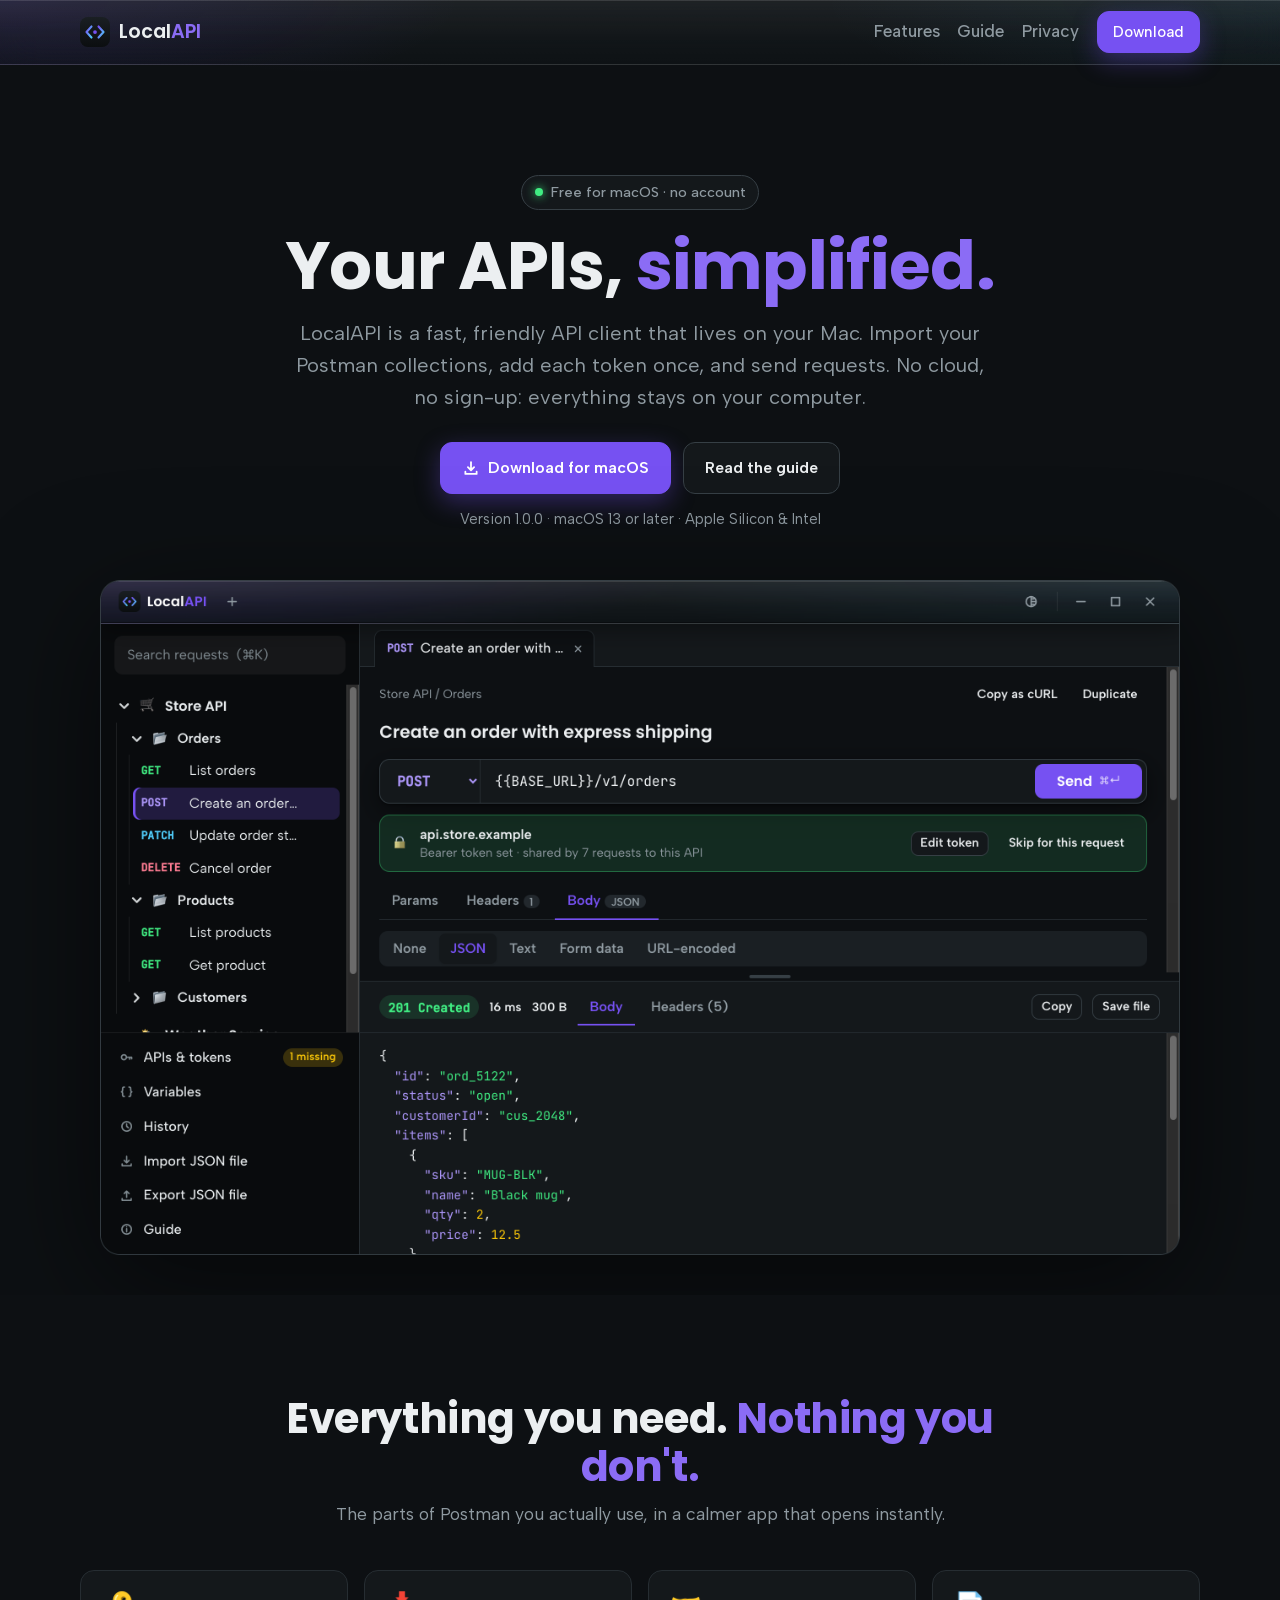
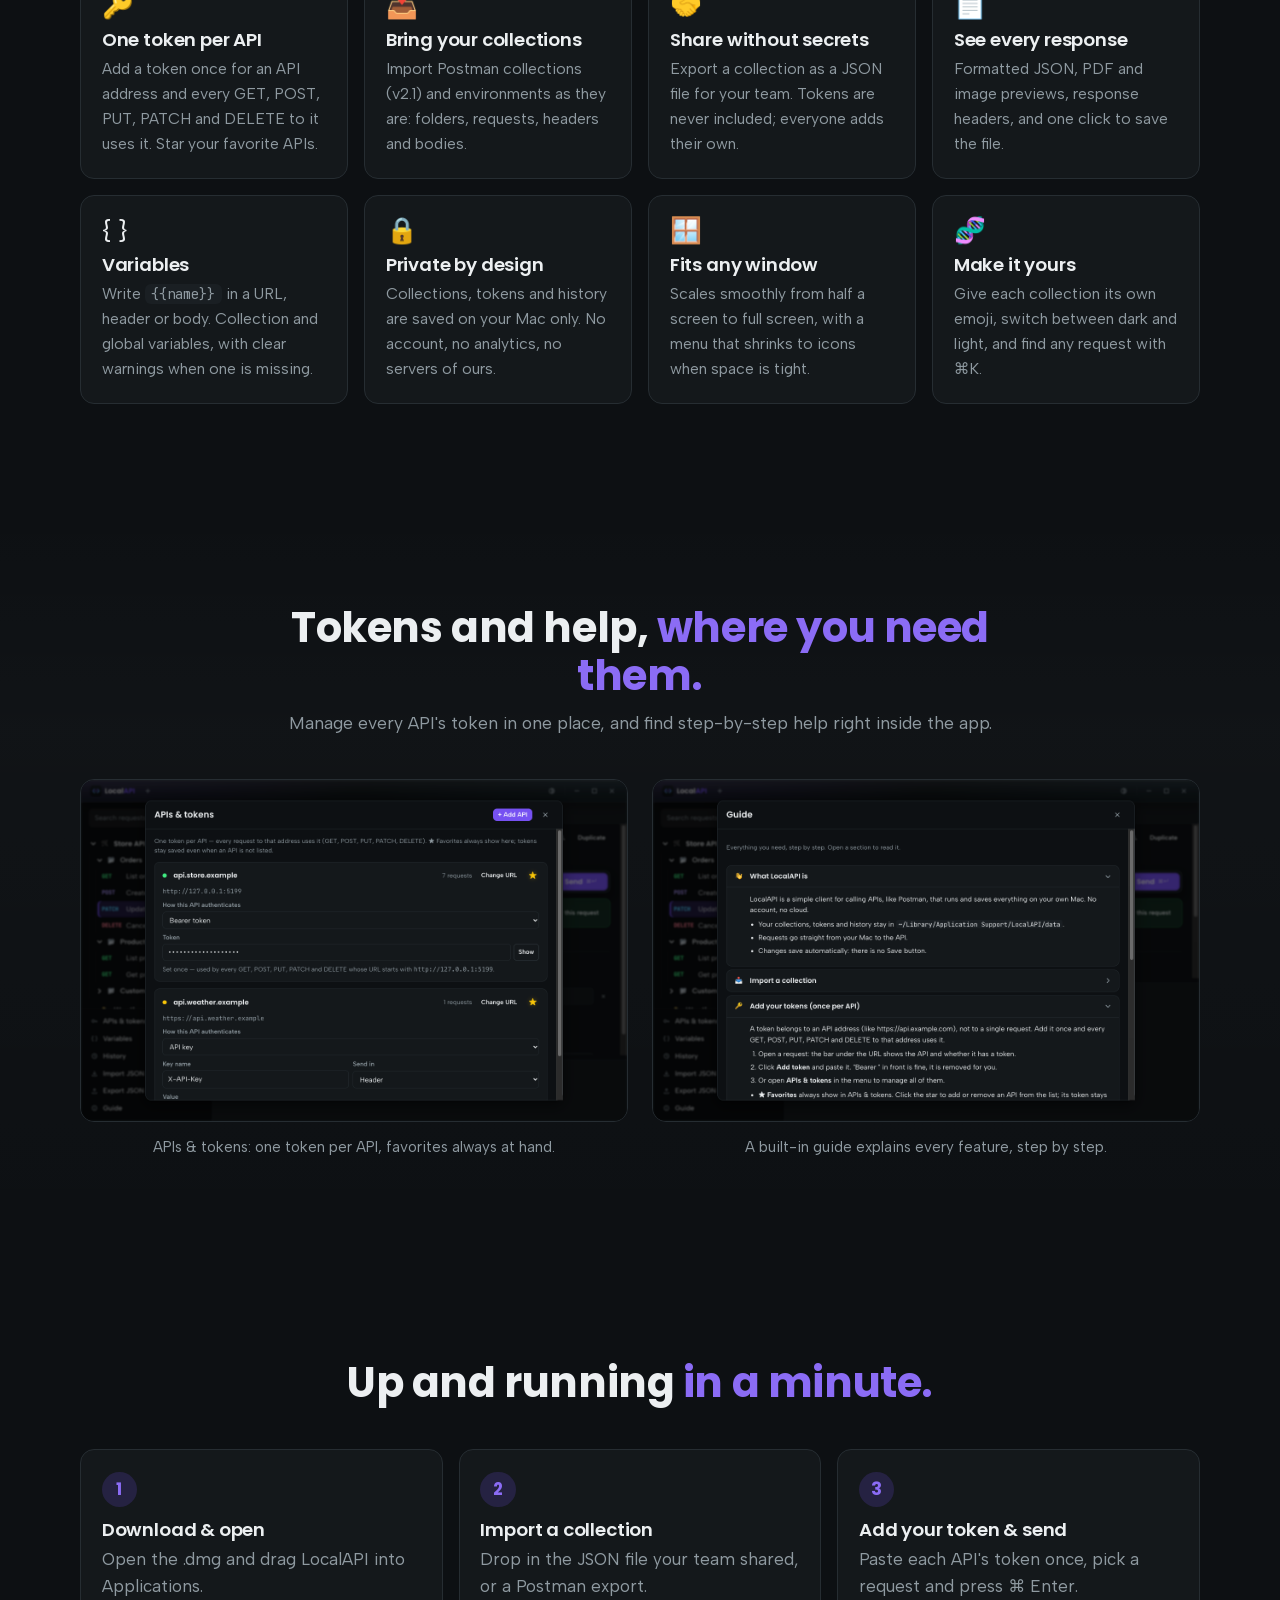
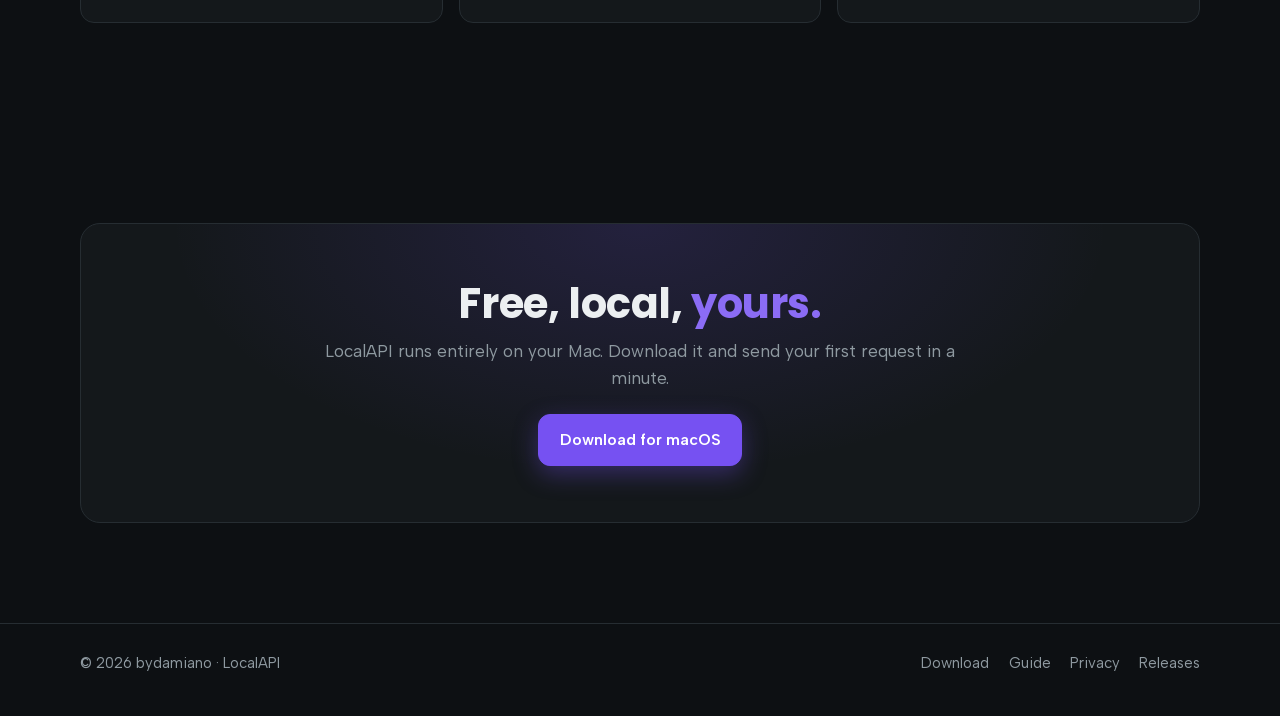
<file: index.html>
<!doctype html>
<html lang="en">
<head>
  <meta charset="utf-8">
  <meta name="viewport" content="width=device-width, initial-scale=1">
  <title>LocalAPI: a simple API client that lives on your Mac</title>
  <meta name="description" content="LocalAPI is a fast, friendly API client for macOS. Import Postman collections, add each token once, share collections without secrets. Free, no account, everything stays on your Mac.">
  <link rel="canonical" href="https://bydamiano.github.io/localapi-site/">
  <meta property="og:type" content="website">
  <meta property="og:title" content="LocalAPI: your APIs, simplified">
  <meta property="og:description" content="A simple API client that lives on your Mac. One token per API, Postman import, no account.">
  <meta property="og:url" content="https://bydamiano.github.io/localapi-site/">
  <meta property="og:image" content="https://bydamiano.github.io/localapi-site/assets/og.png">
  <meta name="twitter:card" content="summary_large_image">
  <meta name="theme-color" content="#0d1013">
  <link rel="icon" href="assets/logo.svg" type="image/svg+xml">
  <link rel="icon" href="assets/favicon-64.png" type="image/png" sizes="64x64">
  <link rel="apple-touch-icon" href="assets/apple-touch-icon.png">
  <link rel="manifest" href="site.webmanifest">
  <link rel="stylesheet" href="assets/fonts/fonts.css">
  <link rel="stylesheet" href="style.css">
</head>
<body>
  <header class="nav">
    <div class="wrap">
      <a class="brand" href="./" aria-label="LocalAPI home"><img src="assets/logo.svg" alt="" width="30" height="30"><span>Local<span class="api">API</span></span></a>
      <nav class="nav-links" aria-label="Main">
        <a class="hide-sm" href="#features">Features</a>
        <a href="guide.html">Guide</a>
        <a class="hide-sm" href="privacy.html">Privacy</a>
        <a class="btn primary small" href="download.html">Download</a>
      </nav>
    </div>
  </header>

  <main>
    <section class="hero">
      <div class="wrap">
        <span class="eyebrow"><span class="dot"></span>Free for macOS · no account</span>
        <h1>Your APIs, <span class="accent">simplified.</span></h1>
        <p class="lead">LocalAPI is a fast, friendly API client that lives on your Mac. Import your Postman collections, add each token once, and send requests. No cloud, no sign-up: everything stays on your computer.</p>
        <div class="cta">
          <a class="btn primary" href="download.html">
            <svg viewBox="0 0 16 16" fill="none" stroke="currentColor" stroke-width="1.6" stroke-linecap="round" stroke-linejoin="round" aria-hidden="true"><path d="M8 2.75v7M5.25 7.25L8 10l2.75-2.75M3 11.25v2h10v-2"/></svg>
            Download for macOS
          </a>
          <a class="btn" href="guide.html">Read the guide</a>
        </div>
        <p class="meta">Version <span data-version>1.0.0</span> · macOS 13 or later · Apple Silicon &amp; Intel</p>
        <img class="shot" src="assets/screenshot-main.png" width="1280" height="800" alt="LocalAPI window: a collection in the menu, a POST request with its token set, and a formatted JSON response.">
      </div>
    </section>

    <section class="sec" id="features" aria-labelledby="features-h">
      <div class="wrap">
        <div class="sec-head">
          <h2 id="features-h">Everything you need. <span class="accent">Nothing you don't.</span></h2>
          <p>The parts of Postman you actually use, in a calmer app that opens instantly.</p>
        </div>
        <div class="grid">
          <article class="card"><span class="emoji" aria-hidden="true">🔑</span><h3>One token per API</h3><p>Add a token once for an API address and every GET, POST, PUT, PATCH and DELETE to it uses it. Star your favorite APIs.</p></article>
          <article class="card"><span class="emoji" aria-hidden="true">📥</span><h3>Bring your collections</h3><p>Import Postman collections (v2.1) and environments as they are: folders, requests, headers and bodies.</p></article>
          <article class="card"><span class="emoji" aria-hidden="true">🤝</span><h3>Share without secrets</h3><p>Export a collection as a JSON file for your team. Tokens are never included; everyone adds their own.</p></article>
          <article class="card"><span class="emoji" aria-hidden="true">📄</span><h3>See every response</h3><p>Formatted JSON, PDF and image previews, response headers, and one click to save the file.</p></article>
          <article class="card"><span class="emoji" aria-hidden="true">{ }</span><h3>Variables</h3><p>Write <code>{{name}}</code> in a URL, header or body. Collection and global variables, with clear warnings when one is missing.</p></article>
          <article class="card"><span class="emoji" aria-hidden="true">🔒</span><h3>Private by design</h3><p>Collections, tokens and history are saved on your Mac only. No account, no analytics, no servers of ours.</p></article>
          <article class="card"><span class="emoji" aria-hidden="true">🪟</span><h3>Fits any window</h3><p>Scales smoothly from half a screen to full screen, with a menu that shrinks to icons when space is tight.</p></article>
          <article class="card"><span class="emoji" aria-hidden="true">🧬</span><h3>Make it yours</h3><p>Give each collection its own emoji, switch between dark and light, and find any request with ⌘K.</p></article>
        </div>
      </div>
    </section>

    <section class="sec alt" aria-labelledby="shots-h">
      <div class="wrap">
        <div class="sec-head">
          <h2 id="shots-h">Tokens and help, <span class="accent">where you need them.</span></h2>
          <p>Manage every API's token in one place, and find step-by-step help right inside the app.</p>
        </div>
        <div class="duo">
          <figure>
            <img src="assets/screenshot-apis.png" width="1280" height="800" loading="lazy" alt="APIs and tokens window listing favorite APIs, each with its token.">
            <figcaption>APIs &amp; tokens: one token per API, favorites always at hand.</figcaption>
          </figure>
          <figure>
            <img src="assets/screenshot-guide.png" width="1280" height="800" loading="lazy" alt="The in-app guide with accordion sections.">
            <figcaption>A built-in guide explains every feature, step by step.</figcaption>
          </figure>
        </div>
      </div>
    </section>

    <section class="sec" aria-labelledby="how-h">
      <div class="wrap">
        <div class="sec-head">
          <h2 id="how-h">Up and running <span class="accent">in a minute.</span></h2>
        </div>
        <div class="steps">
          <div class="step"><h3>Download &amp; open</h3><p>Open the .dmg and drag LocalAPI into Applications.</p></div>
          <div class="step"><h3>Import a collection</h3><p>Drop in the JSON file your team shared, or a Postman export.</p></div>
          <div class="step"><h3>Add your token &amp; send</h3><p>Paste each API's token once, pick a request and press ⌘ Enter.</p></div>
        </div>
      </div>
    </section>

    <section class="sec" aria-labelledby="cta-h">
      <div class="wrap">
        <div class="band">
          <h2 id="cta-h">Free, local, <span class="accent">yours.</span></h2>
          <p>LocalAPI runs entirely on your Mac. Download it and send your first request in a minute.</p>
          <a class="btn primary" href="download.html">Download for macOS</a>
        </div>
      </div>
    </section>
  </main>

  <footer class="footer">
    <div class="wrap">
      <span>© <span data-year>2026</span> bydamiano · LocalAPI</span>
      <nav aria-label="Footer">
        <a href="download.html">Download</a>
        <a href="guide.html">Guide</a>
        <a href="privacy.html">Privacy</a>
        <a href="https://github.com/bydamiano/localapi-site/releases">Releases</a>
      </nav>
    </div>
  </footer>
  <script src="site.js" defer></script>
</body>
</html>
</file>
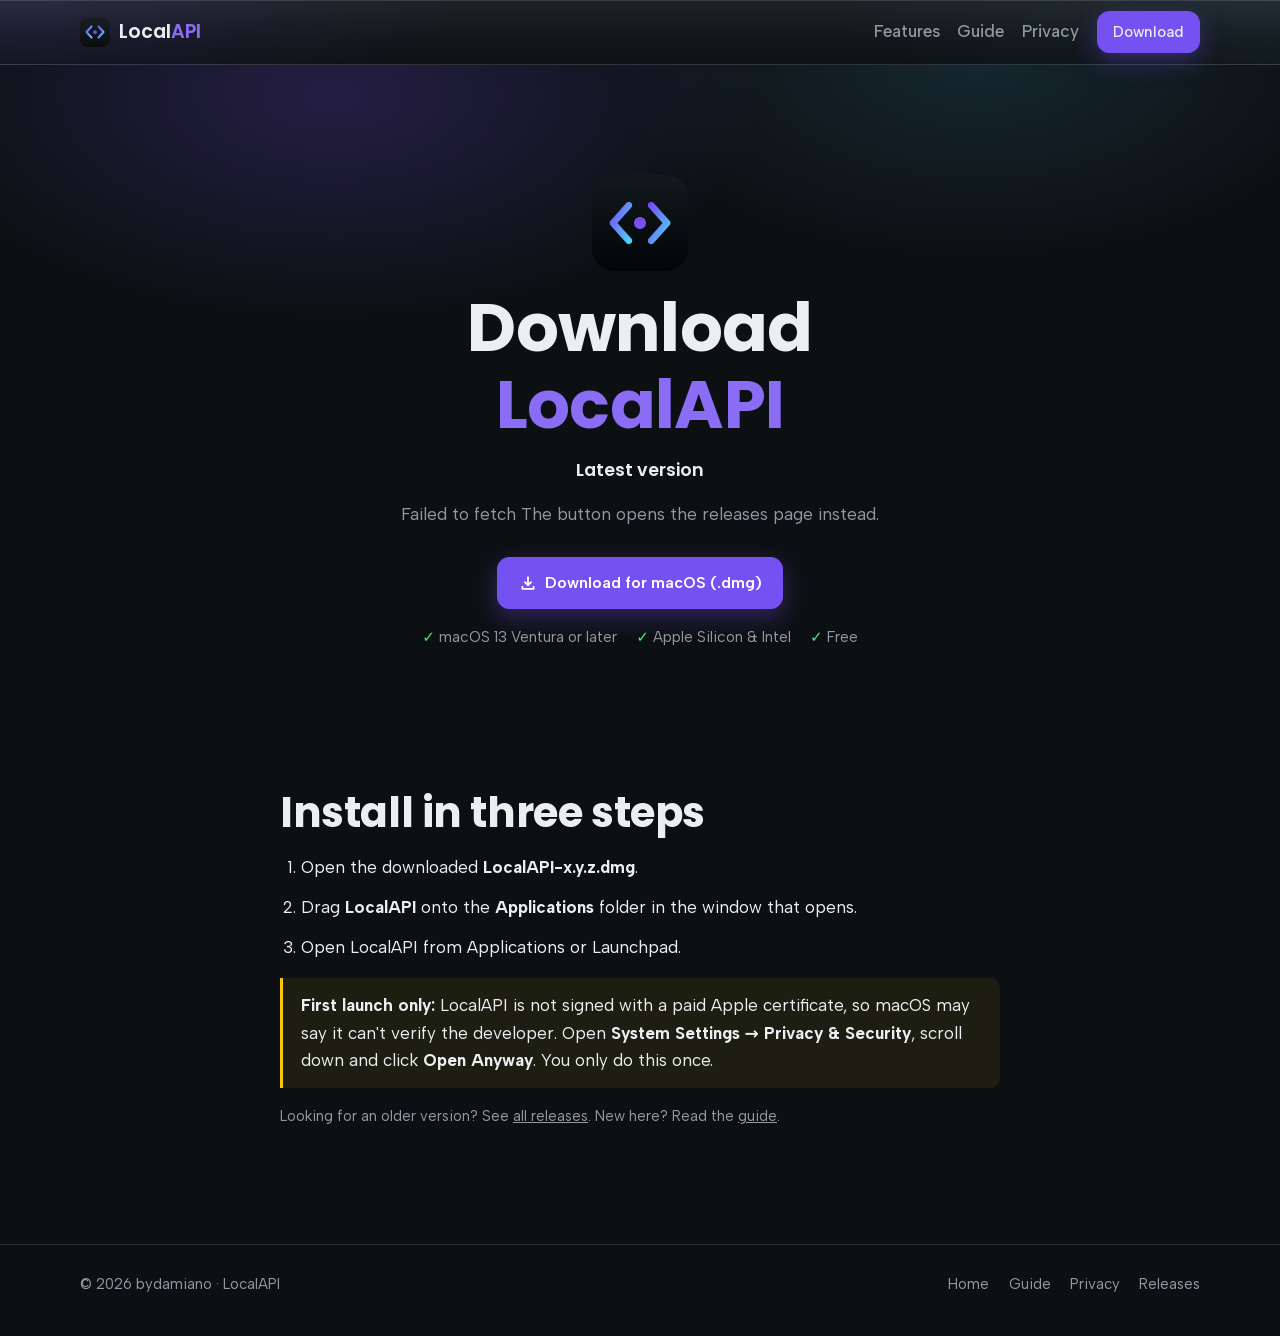
<file: download.html>
<!doctype html>
<html lang="en">
<head>
  <meta charset="utf-8">
  <meta name="viewport" content="width=device-width, initial-scale=1">
  <title>Download LocalAPI for macOS</title>
  <meta name="description" content="Download the latest LocalAPI for macOS (Apple Silicon and Intel). Free, no account.">
  <link rel="canonical" href="https://bydamiano.github.io/localapi-site/download.html">
  <meta property="og:title" content="Download LocalAPI for macOS">
  <meta property="og:image" content="https://bydamiano.github.io/localapi-site/assets/og.png">
  <meta name="theme-color" content="#0d1013">
  <link rel="icon" href="assets/logo.svg" type="image/svg+xml">
  <link rel="apple-touch-icon" href="assets/apple-touch-icon.png">
  <link rel="stylesheet" href="assets/fonts/fonts.css">
  <link rel="stylesheet" href="style.css">
</head>
<body>
  <header class="nav">
    <div class="wrap">
      <a class="brand" href="./" aria-label="LocalAPI home"><img src="assets/logo.svg" alt="" width="30" height="30"><span>Local<span class="api">API</span></span></a>
      <nav class="nav-links" aria-label="Main">
        <a class="hide-sm" href="./#features">Features</a>
        <a href="guide.html">Guide</a>
        <a class="hide-sm" href="privacy.html">Privacy</a>
        <a class="btn primary small" href="download.html" aria-current="page">Download</a>
      </nav>
    </div>
  </header>

  <main>
    <section class="hero">
      <div class="wrap dl-card">
        <img src="assets/icon-192.png" alt="" width="96" height="96" style="margin:0 auto;border-radius:22px">
        <h1>Download <span class="accent">LocalAPI</span></h1>
        <p class="version" data-dl-version>Latest version</p>
        <p class="status" data-dl-status>Looking for the latest version…</p>
        <div class="cta">
          <a class="btn primary" data-download href="https://github.com/bydamiano/localapi-site/releases/latest">
            <svg viewBox="0 0 16 16" fill="none" stroke="currentColor" stroke-width="1.6" stroke-linecap="round" stroke-linejoin="round" aria-hidden="true"><path d="M8 2.75v7M5.25 7.25L8 10l2.75-2.75M3 11.25v2h10v-2"/></svg>
            Download for macOS (.dmg)
          </a>
        </div>
        <div class="req"><span>macOS 13 Ventura or later</span><span>Apple Silicon &amp; Intel</span><span>Free</span></div>
        <noscript><p class="meta">Get the .dmg from the <a href="https://github.com/bydamiano/localapi-site/releases/latest">latest release on GitHub</a>.</p></noscript>
      </div>
    </section>

    <section class="sec" aria-labelledby="install-h">
      <div class="wrap install">
        <h2 id="install-h">Install in three steps</h2>
        <ol>
          <li>Open the downloaded <b>LocalAPI-x.y.z.dmg</b>.</li>
          <li>Drag <b>LocalAPI</b> onto the <b>Applications</b> folder in the window that opens.</li>
          <li>Open LocalAPI from Applications or Launchpad.</li>
        </ol>
        <p class="note"><b>First launch only:</b> LocalAPI is not signed with a paid Apple certificate, so macOS may say it can't verify the developer. Open <b>System Settings → Privacy &amp; Security</b>, scroll down and click <b>Open Anyway</b>. You only do this once.</p>
        <p class="meta">Looking for an older version? See <a href="https://github.com/bydamiano/localapi-site/releases">all releases</a>. New here? Read the <a href="guide.html">guide</a>.</p>
      </div>
    </section>
  </main>

  <footer class="footer">
    <div class="wrap">
      <span>© <span data-year>2026</span> bydamiano · LocalAPI</span>
      <nav aria-label="Footer">
        <a href="./">Home</a>
        <a href="guide.html">Guide</a>
        <a href="privacy.html">Privacy</a>
        <a href="https://github.com/bydamiano/localapi-site/releases">Releases</a>
      </nav>
    </div>
  </footer>
  <script src="site.js" defer></script>
</body>
</html>
</file>
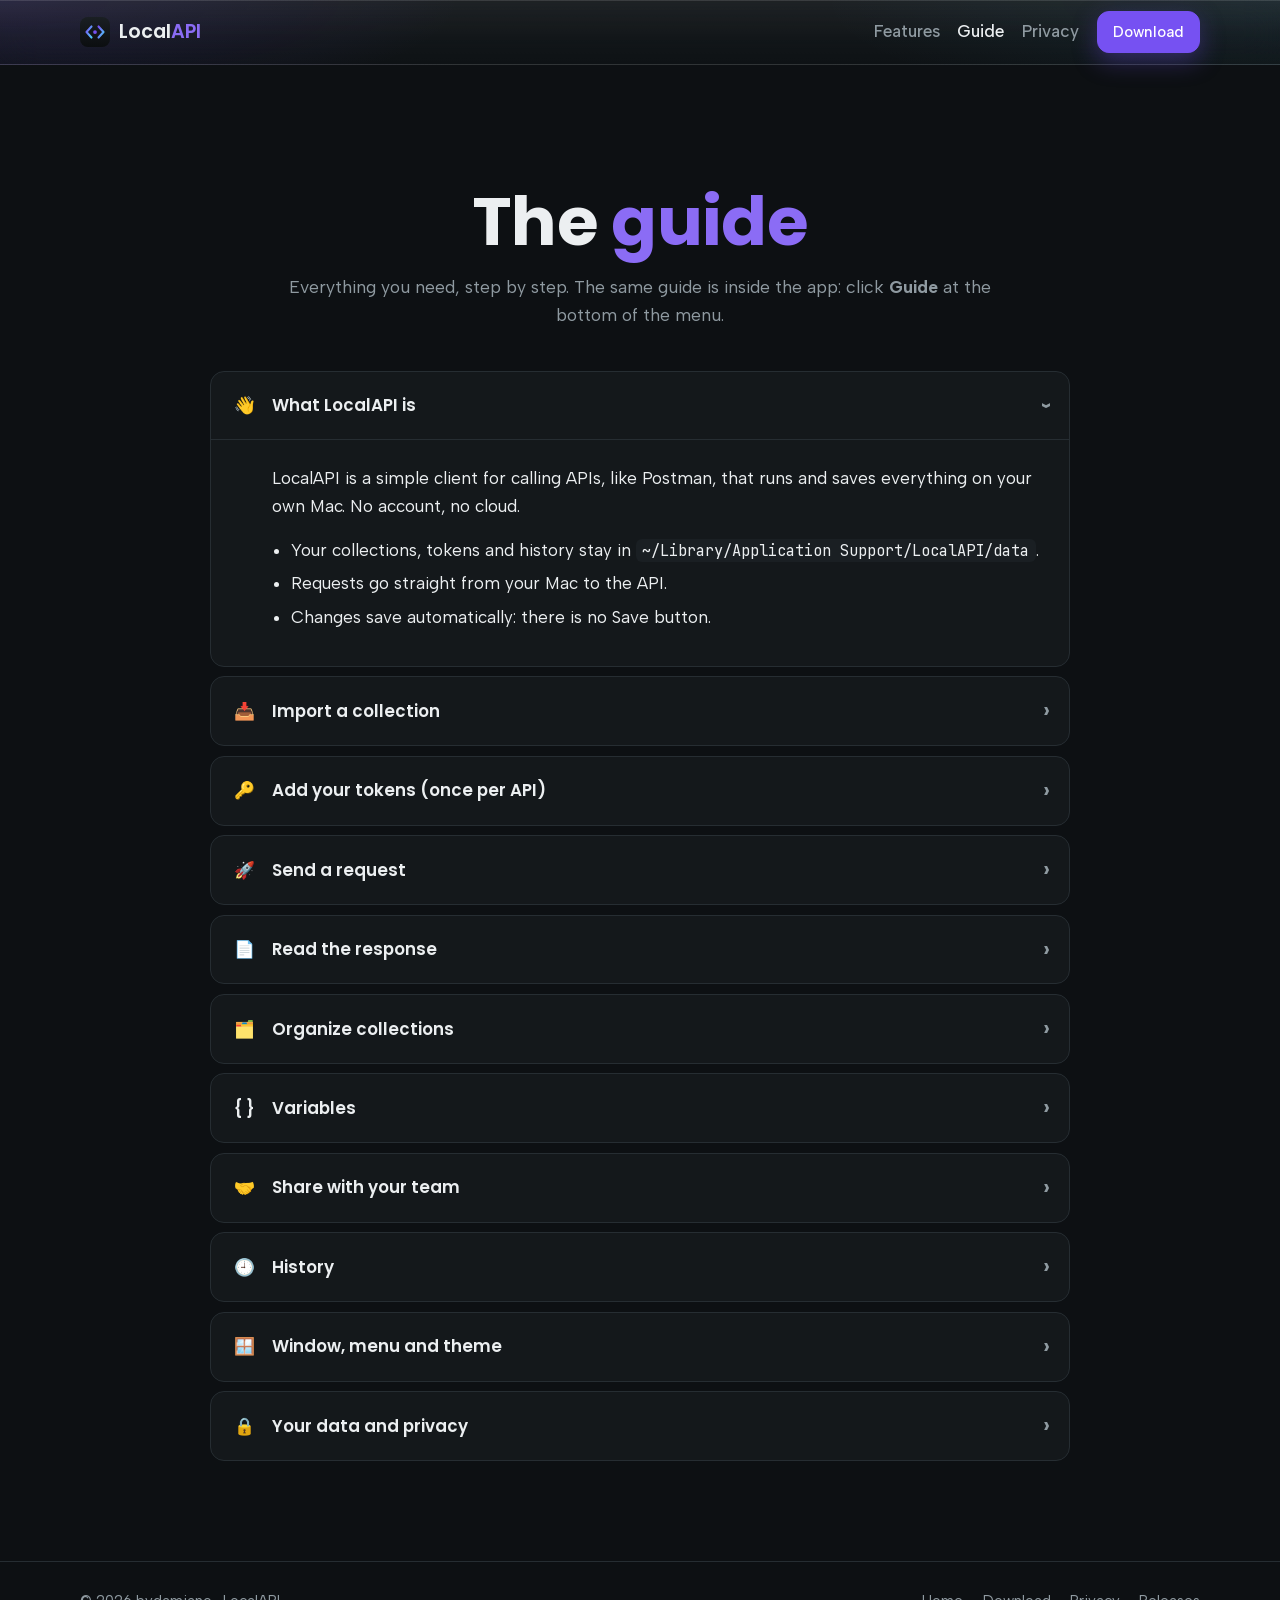
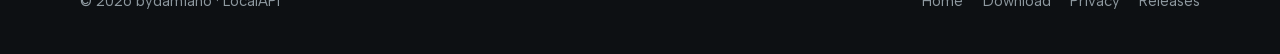
<file: guide.html>
<!doctype html>
<html lang="en">
<head>
  <meta charset="utf-8">
  <meta name="viewport" content="width=device-width, initial-scale=1">
  <title>Guide · LocalAPI</title>
  <meta name="description" content="How to use LocalAPI step by step: import collections, add tokens once per API, send requests, read responses, variables and sharing.">
  <link rel="canonical" href="https://bydamiano.github.io/localapi-site/guide.html">
  <meta property="og:title" content="LocalAPI guide">
  <meta property="og:image" content="https://bydamiano.github.io/localapi-site/assets/og.png">
  <meta name="theme-color" content="#0d1013">
  <link rel="icon" href="assets/logo.svg" type="image/svg+xml">
  <link rel="apple-touch-icon" href="assets/apple-touch-icon.png">
  <link rel="stylesheet" href="assets/fonts/fonts.css">
  <link rel="stylesheet" href="style.css">
</head>
<body>
  <header class="nav">
    <div class="wrap">
      <a class="brand" href="./" aria-label="LocalAPI home"><img src="assets/logo.svg" alt="" width="30" height="30"><span>Local<span class="api">API</span></span></a>
      <nav class="nav-links" aria-label="Main">
        <a class="hide-sm" href="./#features">Features</a>
        <a href="guide.html" aria-current="page">Guide</a>
        <a class="hide-sm" href="privacy.html">Privacy</a>
        <a class="btn primary small" href="download.html">Download</a>
      </nav>
    </div>
  </header>

  <main class="sec">
    <div class="wrap">
      <div class="sec-head">
        <h1>The <span class="accent">guide</span></h1>
        <p>Everything you need, step by step. The same guide is inside the app: click <b>Guide</b> at the bottom of the menu.</p>
      </div>

      <div class="guide">
        <details open>
          <summary><span class="i" aria-hidden="true">👋</span><span class="t">What LocalAPI is</span></summary>
          <div class="body">
            <p>LocalAPI is a simple client for calling APIs, like Postman, that runs and saves everything on your own Mac. No account, no cloud.</p>
            <ul>
              <li>Your collections, tokens and history stay in <code>~/Library/Application Support/LocalAPI/data</code>.</li>
              <li>Requests go straight from your Mac to the API.</li>
              <li>Changes save automatically: there is no Save button.</li>
            </ul>
          </div>
        </details>

        <details>
          <summary><span class="i" aria-hidden="true">📥</span><span class="t">Import a collection</span></summary>
          <div class="body">
            <ol>
              <li>Click <b>Import JSON file</b> at the bottom of the menu.</li>
              <li>Drop the .json file a teammate shared with you, or a Postman collection (v2.1) or environment export.</li>
              <li>Folders, requests, headers and bodies come in ready to use.</li>
            </ol>
            <p class="hint">Importing a collection with the same name again replaces it. Your tokens are kept.</p>
          
            <img class="guide-img" src="assets/guide/guide-import.png" alt="The Import JSON file window with its drop zone" width="1600" height="1000" loading="lazy">
          </div>
        </details>

        <details>
          <summary><span class="i" aria-hidden="true">🔑</span><span class="t">Add your tokens (once per API)</span></summary>
          <div class="body">
            <p>A token belongs to an API address (like <code>https://api.example.com</code>), not to a single request. Add it once and every GET, POST, PUT, PATCH and DELETE to that address uses it.</p>
            <ol>
              <li>Open a request: the bar under the URL shows the API and whether it has a token.</li>
              <li>Click <b>Add token</b> and paste it. "Bearer " in front is fine, it is removed for you.</li>
              <li>Or open <b>APIs &amp; tokens</b> in the menu to manage all of them.</li>
            </ol>
            <ul>
              <li><b>★ Favorites</b> always show in APIs &amp; tokens. Click the star to add or remove an API from the list; its token stays saved.</li>
              <li><b>+ Add API</b> picks another API from your collections, or any address.</li>
              <li>Besides bearer tokens you can use an API key (header or query), username &amp; password, or a custom Authorization header.</li>
              <li><b>Skip for this request</b> sends one request without the token.</li>
            </ul>
          
            <img class="guide-img" src="assets/guide/guide-token.png" alt="The token editor open under the URL" width="1600" height="1000" loading="lazy">
            <img class="guide-img" src="assets/guide/screenshot-apis.png" alt="APIs and tokens with favorite APIs" width="1600" height="1000" loading="lazy">
          </div>
        </details>

        <details>
          <summary><span class="i" aria-hidden="true">🚀</span><span class="t">Send a request</span></summary>
          <div class="body">
            <ol>
              <li>Pick a request in the menu, or create one with ⋯ › New request on a collection or folder.</li>
              <li>Choose the method and edit the URL.</li>
              <li><b>Params</b>: query parameters and path variables (the <code>:id</code> parts of the URL).</li>
              <li><b>Headers</b>: extra headers. Authorization comes from your token automatically.</li>
              <li><b>Body</b>: JSON (starts with <code>{ }</code>, with Beautify), text, form data with files, or URL-encoded.</li>
              <li>Press <b>Send</b> or <kbd>⌘ Enter</kbd>.</li>
            </ol>
            <p class="hint">A red note under the URL means something needs fixing first, like an empty path variable.</p>
          
            <img class="guide-img" src="assets/guide/guide-request.png" alt="A request with its Params tab: query parameters and path variables" width="1600" height="1000" loading="lazy">
          </div>
        </details>

        <details>
          <summary><span class="i" aria-hidden="true">📄</span><span class="t">Read the response</span></summary>
          <div class="body">
            <ul>
              <li>Status, time and size are shown on top.</li>
              <li>JSON is formatted and colored; PDFs and images preview right there.</li>
              <li><b>Headers</b> shows the response headers.</li>
              <li><b>Copy</b> copies the body; <b>Save file</b> downloads it (for example a generated PDF).</li>
              <li>Drag the small bar between the request and the response to resize them.</li>
            </ul>
          
            <img class="guide-img" src="assets/guide/screenshot-main.png" alt="A 201 Created response with formatted JSON" width="1600" height="1000" loading="lazy">
          </div>
        </details>

        <details>
          <summary><span class="i" aria-hidden="true">🗂️</span><span class="t">Organize collections</span></summary>
          <div class="body">
            <ul>
              <li><b>+</b> in the header creates a new collection.</li>
              <li><b>⋯</b> next to a collection, folder or request: new request, new folder, rename, duplicate, delete, export.</li>
              <li>Click a collection's icon (📦) to choose any emoji for it.</li>
              <li>Search all requests with <kbd>⌘ K</kbd>. Hover a cut-off name to see it in full.</li>
              <li>Open requests become tabs; with many tabs use the ‹ › arrows.</li>
              <li><b>Duplicate</b> and <b>Copy as cURL</b> are at the top of every request.</li>
            </ul>
          
            <img class="guide-img" src="assets/guide/guide-emoji.png" alt="The emoji picker for a collection icon" width="1600" height="1000" loading="lazy">
          </div>
        </details>

        <details>
          <summary><span class="i" aria-hidden="true">{ }</span><span class="t">Variables</span></summary>
          <div class="body">
            <p>Write <code>{{name}}</code> in a URL, header or body and LocalAPI fills in the value when sending.</p>
            <ul>
              <li>Open <b>Variables</b> in the menu to edit them.</li>
              <li><b>Collection variables</b> belong to one collection and win over <b>globals</b>, which apply everywhere.</li>
              <li>Unknown variables are flagged in red under the URL.</li>
            </ul>
          
            <img class="guide-img" src="assets/guide/guide-variables.png" alt="The Variables window" width="1600" height="1000" loading="lazy">
          </div>
        </details>

        <details>
          <summary><span class="i" aria-hidden="true">🤝</span><span class="t">Share with your team</span></summary>
          <div class="body">
            <ol>
              <li>Click <b>Export JSON file</b> and pick the collection (or one folder).</li>
              <li>Send the file to your teammates.</li>
              <li>They use <b>Import JSON file</b> and add their own tokens.</li>
            </ol>
            <p class="hint">Exports never contain tokens, and variables named like secrets are left empty. The collection icon and the favorite APIs are included.</p>
          
            <img class="guide-img" src="assets/guide/guide-export.png" alt="The Export JSON file window" width="1600" height="1000" loading="lazy">
          </div>
        </details>

        <details>
          <summary><span class="i" aria-hidden="true">🕘</span><span class="t">History</span></summary>
          <div class="body"><p>History lists the last 200 requests you sent with their status and time. Click one to open that request again.</p>
            <img class="guide-img" src="assets/guide/guide-history.png" alt="The History window" width="1600" height="1000" loading="lazy">
          </div>
        </details>

        <details>
          <summary><span class="i" aria-hidden="true">🪟</span><span class="t">Window, menu and theme</span></summary>
          <div class="body">
            <ul>
              <li>Drag the window by an empty part of the header; double-click it to maximize.</li>
              <li>Everything scales with the window size: make it as big or small as you like.</li>
              <li>Hover the line between the menu and the page to show the ⇄ button: it switches the menu between icons + text and icons only.</li>
              <li>◐ in the header switches between dark and light.</li>
            </ul>
          
            <img class="guide-img" src="assets/guide/guide-rail.png" alt="The menu collapsed to icons only" width="1600" height="1000" loading="lazy">
          </div>
        </details>

        <details>
          <summary><span class="i" aria-hidden="true">🔒</span><span class="t">Your data and privacy</span></summary>
          <div class="body">
            <ul>
              <li>Nothing is sent anywhere except the requests you make.</li>
              <li>To back up, copy <code>~/Library/Application Support/LocalAPI/data</code>. To reset the app, delete that folder.</li>
              <li><code>apis.json</code> in that folder holds your tokens: never share it.</li>
            </ul>
          </div>
        </details>
      </div>
    </div>
  </main>

  <footer class="footer">
    <div class="wrap">
      <span>© <span data-year>2026</span> bydamiano · LocalAPI</span>
      <nav aria-label="Footer">
        <a href="./">Home</a>
        <a href="download.html">Download</a>
        <a href="privacy.html">Privacy</a>
        <a href="https://github.com/bydamiano/localapi-site/releases">Releases</a>
      </nav>
    </div>
  </footer>
  <script src="site.js" defer></script>
</body>
</html>
</file>
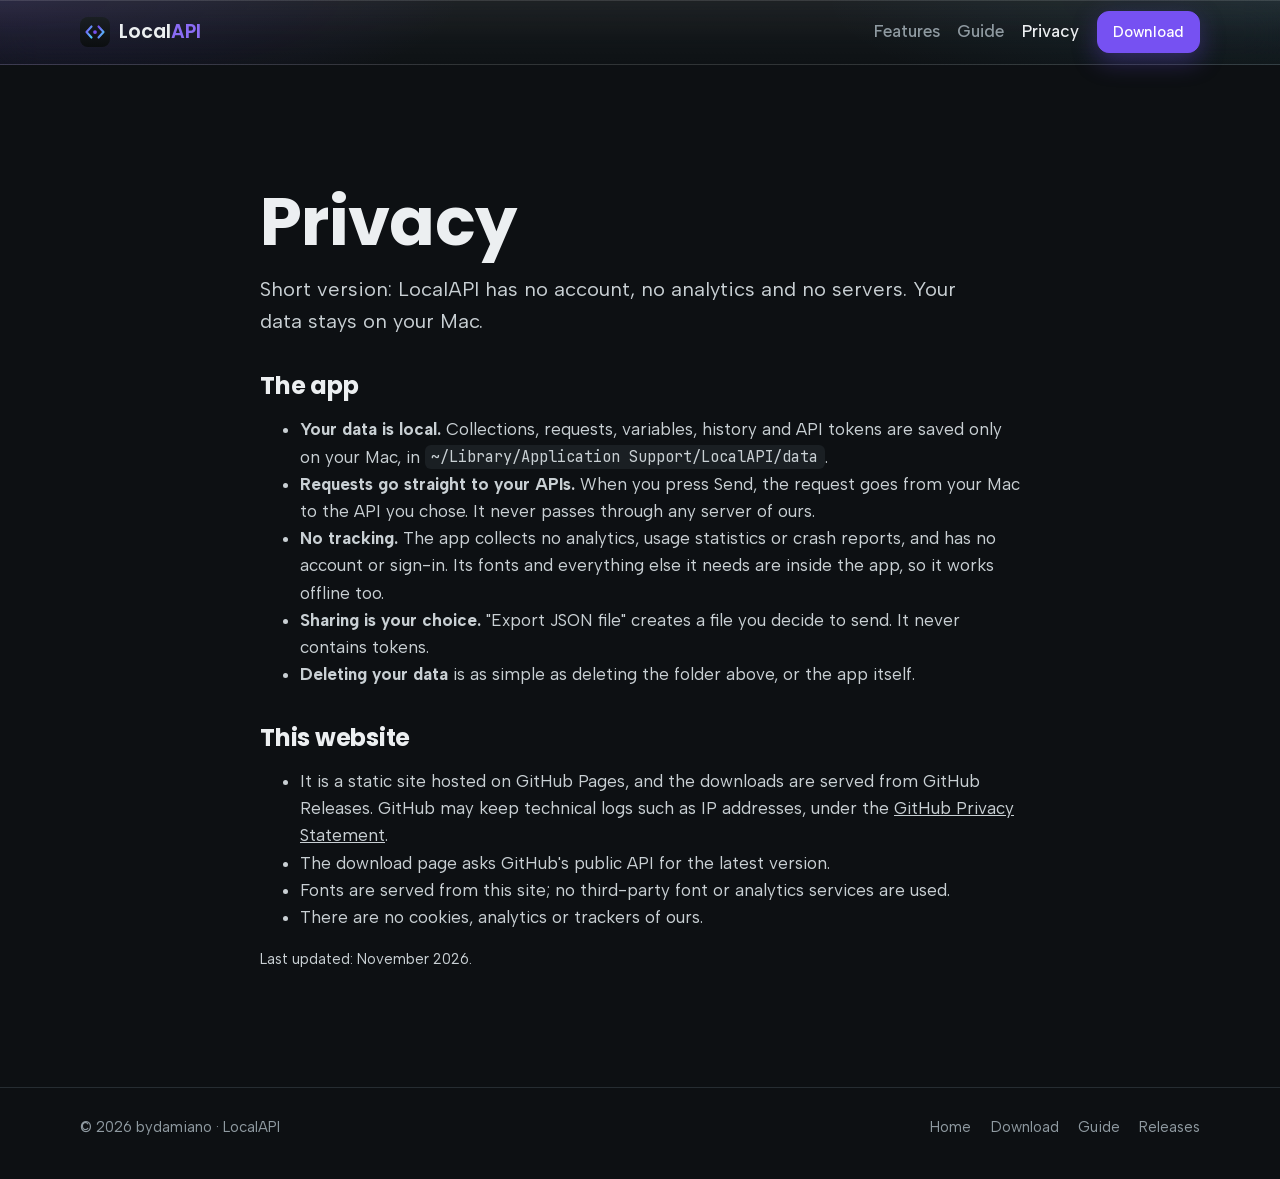
<file: privacy.html>
<!doctype html>
<html lang="en">
<head>
  <meta charset="utf-8">
  <meta name="viewport" content="width=device-width, initial-scale=1">
  <title>Privacy · LocalAPI</title>
  <meta name="description" content="LocalAPI keeps everything on your Mac: no account, no analytics, no servers.">
  <link rel="canonical" href="https://bydamiano.github.io/localapi-site/privacy.html">
  <meta name="theme-color" content="#0d1013">
  <link rel="icon" href="assets/logo.svg" type="image/svg+xml">
  <link rel="apple-touch-icon" href="assets/apple-touch-icon.png">
  <link rel="stylesheet" href="assets/fonts/fonts.css">
  <link rel="stylesheet" href="style.css">
</head>
<body>
  <header class="nav">
    <div class="wrap">
      <a class="brand" href="./" aria-label="LocalAPI home"><img src="assets/logo.svg" alt="" width="30" height="30"><span>Local<span class="api">API</span></span></a>
      <nav class="nav-links" aria-label="Main">
        <a class="hide-sm" href="./#features">Features</a>
        <a href="guide.html">Guide</a>
        <a class="hide-sm" href="privacy.html" aria-current="page">Privacy</a>
        <a class="btn primary small" href="download.html">Download</a>
      </nav>
    </div>
  </header>

  <main class="sec">
    <article class="wrap prose">
      <h1>Privacy</h1>
      <p class="lead" style="margin:0">Short version: LocalAPI has no account, no analytics and no servers. Your data stays on your Mac.</p>

      <h2>The app</h2>
      <ul>
        <li><b>Your data is local.</b> Collections, requests, variables, history and API tokens are saved only on your Mac, in <code>~/Library/Application Support/LocalAPI/data</code>.</li>
        <li><b>Requests go straight to your APIs.</b> When you press Send, the request goes from your Mac to the API you chose. It never passes through any server of ours.</li>
        <li><b>No tracking.</b> The app collects no analytics, usage statistics or crash reports, and has no account or sign-in. Its fonts and everything else it needs are inside the app, so it works offline too.</li>
        <li><b>Sharing is your choice.</b> "Export JSON file" creates a file you decide to send. It never contains tokens.</li>
        <li><b>Deleting your data</b> is as simple as deleting the folder above, or the app itself.</li>
      </ul>

      <h2>This website</h2>
      <ul>
        <li>It is a static site hosted on GitHub Pages, and the downloads are served from GitHub Releases. GitHub may keep technical logs such as IP addresses, under the <a href="https://docs.github.com/site-policy/privacy-policies/github-general-privacy-statement">GitHub Privacy Statement</a>.</li>
        <li>The download page asks GitHub's public API for the latest version.</li>
        <li>Fonts are served from this site; no third-party font or analytics services are used.</li>
        <li>There are no cookies, analytics or trackers of ours.</li>
      </ul>

      <p class="meta">Last updated: November 2026.</p>
    </article>
  </main>

  <footer class="footer">
    <div class="wrap">
      <span>© <span data-year>2026</span> bydamiano · LocalAPI</span>
      <nav aria-label="Footer">
        <a href="./">Home</a>
        <a href="download.html">Download</a>
        <a href="guide.html">Guide</a>
        <a href="https://github.com/bydamiano/localapi-site/releases">Releases</a>
      </nav>
    </div>
  </footer>
  <script src="site.js" defer></script>
</body>
</html>
</file>
<file: assets/fonts/fonts.css>
/* Fonts bundled with the app (SIL Open Font License 1.1): Albert Sans, Poppins, JetBrains Mono. Latin subsets only. */
@font-face { font-family: 'Albert Sans'; font-style: normal; font-weight: 400; font-display: swap; src: url("AlbertSans-400-latin-ext.woff2") format("woff2"); unicode-range: U+0100-02BA, U+02BD-02C5, U+02C7-02CC, U+02CE-02D7, U+02DD-02FF, U+0304, U+0308, U+0329, U+1D00-1DBF, U+1E00-1E9F, U+1EF2-1EFF, U+2020, U+20A0-20AB, U+20AD-20C4, U+2113, U+2C60-2C7F, U+A720-A7FF; }
@font-face { font-family: 'Albert Sans'; font-style: normal; font-weight: 400; font-display: swap; src: url("AlbertSans-400-latin.woff2") format("woff2"); unicode-range: U+0000-00FF, U+0131, U+0152-0153, U+02BB-02BC, U+02C6, U+02DA, U+02DC, U+0304, U+0308, U+0329, U+2000-206F, U+20AC, U+2122, U+2191, U+2193, U+2212, U+2215, U+FEFF, U+FFFD; }
@font-face { font-family: 'Albert Sans'; font-style: normal; font-weight: 500; font-display: swap; src: url("AlbertSans-500-latin-ext.woff2") format("woff2"); unicode-range: U+0100-02BA, U+02BD-02C5, U+02C7-02CC, U+02CE-02D7, U+02DD-02FF, U+0304, U+0308, U+0329, U+1D00-1DBF, U+1E00-1E9F, U+1EF2-1EFF, U+2020, U+20A0-20AB, U+20AD-20C4, U+2113, U+2C60-2C7F, U+A720-A7FF; }
@font-face { font-family: 'Albert Sans'; font-style: normal; font-weight: 500; font-display: swap; src: url("AlbertSans-500-latin.woff2") format("woff2"); unicode-range: U+0000-00FF, U+0131, U+0152-0153, U+02BB-02BC, U+02C6, U+02DA, U+02DC, U+0304, U+0308, U+0329, U+2000-206F, U+20AC, U+2122, U+2191, U+2193, U+2212, U+2215, U+FEFF, U+FFFD; }
@font-face { font-family: 'Albert Sans'; font-style: normal; font-weight: 600; font-display: swap; src: url("AlbertSans-600-latin-ext.woff2") format("woff2"); unicode-range: U+0100-02BA, U+02BD-02C5, U+02C7-02CC, U+02CE-02D7, U+02DD-02FF, U+0304, U+0308, U+0329, U+1D00-1DBF, U+1E00-1E9F, U+1EF2-1EFF, U+2020, U+20A0-20AB, U+20AD-20C4, U+2113, U+2C60-2C7F, U+A720-A7FF; }
@font-face { font-family: 'Albert Sans'; font-style: normal; font-weight: 600; font-display: swap; src: url("AlbertSans-600-latin.woff2") format("woff2"); unicode-range: U+0000-00FF, U+0131, U+0152-0153, U+02BB-02BC, U+02C6, U+02DA, U+02DC, U+0304, U+0308, U+0329, U+2000-206F, U+20AC, U+2122, U+2191, U+2193, U+2212, U+2215, U+FEFF, U+FFFD; }
@font-face { font-family: 'Albert Sans'; font-style: normal; font-weight: 700; font-display: swap; src: url("AlbertSans-700-latin-ext.woff2") format("woff2"); unicode-range: U+0100-02BA, U+02BD-02C5, U+02C7-02CC, U+02CE-02D7, U+02DD-02FF, U+0304, U+0308, U+0329, U+1D00-1DBF, U+1E00-1E9F, U+1EF2-1EFF, U+2020, U+20A0-20AB, U+20AD-20C4, U+2113, U+2C60-2C7F, U+A720-A7FF; }
@font-face { font-family: 'Albert Sans'; font-style: normal; font-weight: 700; font-display: swap; src: url("AlbertSans-700-latin.woff2") format("woff2"); unicode-range: U+0000-00FF, U+0131, U+0152-0153, U+02BB-02BC, U+02C6, U+02DA, U+02DC, U+0304, U+0308, U+0329, U+2000-206F, U+20AC, U+2122, U+2191, U+2193, U+2212, U+2215, U+FEFF, U+FFFD; }
@font-face { font-family: 'JetBrains Mono'; font-style: normal; font-weight: 400; font-display: swap; src: url("JetBrainsMono-400-latin-ext.woff2") format("woff2"); unicode-range: U+0100-02BA, U+02BD-02C5, U+02C7-02CC, U+02CE-02D7, U+02DD-02FF, U+0304, U+0308, U+0329, U+1D00-1DBF, U+1E00-1E9F, U+1EF2-1EFF, U+2020, U+20A0-20AB, U+20AD-20C4, U+2113, U+2C60-2C7F, U+A720-A7FF; }
@font-face { font-family: 'JetBrains Mono'; font-style: normal; font-weight: 400; font-display: swap; src: url("JetBrainsMono-400-latin.woff2") format("woff2"); unicode-range: U+0000-00FF, U+0131, U+0152-0153, U+02BB-02BC, U+02C6, U+02DA, U+02DC, U+0304, U+0308, U+0329, U+2000-206F, U+20AC, U+2122, U+2191, U+2193, U+2212, U+2215, U+FEFF, U+FFFD; }
@font-face { font-family: 'JetBrains Mono'; font-style: normal; font-weight: 500; font-display: swap; src: url("JetBrainsMono-500-latin-ext.woff2") format("woff2"); unicode-range: U+0100-02BA, U+02BD-02C5, U+02C7-02CC, U+02CE-02D7, U+02DD-02FF, U+0304, U+0308, U+0329, U+1D00-1DBF, U+1E00-1E9F, U+1EF2-1EFF, U+2020, U+20A0-20AB, U+20AD-20C4, U+2113, U+2C60-2C7F, U+A720-A7FF; }
@font-face { font-family: 'JetBrains Mono'; font-style: normal; font-weight: 500; font-display: swap; src: url("JetBrainsMono-500-latin.woff2") format("woff2"); unicode-range: U+0000-00FF, U+0131, U+0152-0153, U+02BB-02BC, U+02C6, U+02DA, U+02DC, U+0304, U+0308, U+0329, U+2000-206F, U+20AC, U+2122, U+2191, U+2193, U+2212, U+2215, U+FEFF, U+FFFD; }
@font-face { font-family: 'Poppins'; font-style: normal; font-weight: 500; font-display: swap; src: url("Poppins-500-latin-ext.woff2") format("woff2"); unicode-range: U+0100-02BA, U+02BD-02C5, U+02C7-02CC, U+02CE-02D7, U+02DD-02FF, U+0304, U+0308, U+0329, U+1D00-1DBF, U+1E00-1E9F, U+1EF2-1EFF, U+2020, U+20A0-20AB, U+20AD-20C4, U+2113, U+2C60-2C7F, U+A720-A7FF; }
@font-face { font-family: 'Poppins'; font-style: normal; font-weight: 500; font-display: swap; src: url("Poppins-500-latin.woff2") format("woff2"); unicode-range: U+0000-00FF, U+0131, U+0152-0153, U+02BB-02BC, U+02C6, U+02DA, U+02DC, U+0304, U+0308, U+0329, U+2000-206F, U+20AC, U+2122, U+2191, U+2193, U+2212, U+2215, U+FEFF, U+FFFD; }
@font-face { font-family: 'Poppins'; font-style: normal; font-weight: 600; font-display: swap; src: url("Poppins-600-latin-ext.woff2") format("woff2"); unicode-range: U+0100-02BA, U+02BD-02C5, U+02C7-02CC, U+02CE-02D7, U+02DD-02FF, U+0304, U+0308, U+0329, U+1D00-1DBF, U+1E00-1E9F, U+1EF2-1EFF, U+2020, U+20A0-20AB, U+20AD-20C4, U+2113, U+2C60-2C7F, U+A720-A7FF; }
@font-face { font-family: 'Poppins'; font-style: normal; font-weight: 600; font-display: swap; src: url("Poppins-600-latin.woff2") format("woff2"); unicode-range: U+0000-00FF, U+0131, U+0152-0153, U+02BB-02BC, U+02C6, U+02DA, U+02DC, U+0304, U+0308, U+0329, U+2000-206F, U+20AC, U+2122, U+2191, U+2193, U+2212, U+2215, U+FEFF, U+FFFD; }
@font-face { font-family: 'Poppins'; font-style: normal; font-weight: 700; font-display: swap; src: url("Poppins-700-latin-ext.woff2") format("woff2"); unicode-range: U+0100-02BA, U+02BD-02C5, U+02C7-02CC, U+02CE-02D7, U+02DD-02FF, U+0304, U+0308, U+0329, U+1D00-1DBF, U+1E00-1E9F, U+1EF2-1EFF, U+2020, U+20A0-20AB, U+20AD-20C4, U+2113, U+2C60-2C7F, U+A720-A7FF; }
@font-face { font-family: 'Poppins'; font-style: normal; font-weight: 700; font-display: swap; src: url("Poppins-700-latin.woff2") format("woff2"); unicode-range: U+0000-00FF, U+0131, U+0152-0153, U+02BB-02BC, U+02C6, U+02DA, U+02DC, U+0304, U+0308, U+0329, U+2000-206F, U+20AC, U+2122, U+2191, U+2193, U+2212, U+2215, U+FEFF, U+FFFD; }
</file>
<file: style.css>
/* LocalAPI site: the app's own tokens (dark neutral, purple accent), Poppins + Albert Sans. */
:root {
  color-scheme: dark;
  --bg: #0d1013;
  --surface: #14181b;
  --surface-2: #1a1f23;
  --surface-3: #22282d;
  --border: #262d32;
  --border-strong: #363f45;
  --text: #eceff1;
  --muted: #8f9aa1;
  --primary: #7651f2;
  --primary-strong: #8b6cf5;
  --cyan: #50ccf9;
  --green: #40ec82;
  --yellow: #f8c508;
  --glass: rgba(16, 20, 23, 0.72);
  --glass-edge: rgba(255, 255, 255, 0.08);
  --glass-highlight: rgba(255, 255, 255, 0.12);
  --shadow: 0 1px 2px rgba(0, 0, 0, 0.5), 0 18px 48px rgba(0, 0, 0, 0.45);
  --font-ui: "Albert Sans", system-ui, -apple-system, "Segoe UI", sans-serif;
  --font-head: "Poppins", var(--font-ui);
  --font-mono: "JetBrains Mono", ui-monospace, "SF Mono", Menlo, monospace;
  --gutter: clamp(16px, 5vw, 64px);
  --radius: 14px;
}

*, *::before, *::after { box-sizing: border-box; }
html { scroll-behavior: smooth; scroll-padding-top: 88px; -webkit-text-size-adjust: 100%; }
body {
  margin: 0; background: var(--bg); color: var(--text);
  font-family: var(--font-ui); font-size: 17px; line-height: 1.6; -webkit-font-smoothing: antialiased;
}
img { max-width: 100%; height: auto; display: block; }
a { color: inherit; }
:focus-visible { outline: 2px solid var(--primary); outline-offset: 3px; border-radius: 6px; }
.wrap { width: min(1120px, 100% - 2 * var(--gutter)); margin-inline: auto; }

/* ---------- header (liquid glass, like the app) ---------- */
.nav {
  position: sticky; top: 0; z-index: 10;
  background:
    linear-gradient(180deg, rgba(255, 255, 255, 0.07), rgba(255, 255, 255, 0.015) 60%, transparent),
    radial-gradient(60% 300% at 0% 0%, rgba(118, 81, 242, 0.14), transparent 60%),
    radial-gradient(60% 300% at 100% 0%, rgba(80, 204, 249, 0.07), transparent 60%),
    var(--glass);
  -webkit-backdrop-filter: blur(20px) saturate(170%); backdrop-filter: blur(20px) saturate(170%);
  border-bottom: 1px solid var(--glass-edge);
  box-shadow: inset 0 1px 0 var(--glass-highlight);
}
.nav .wrap { display: flex; align-items: center; gap: 1.25rem; min-height: 64px; flex-wrap: wrap; }
.brand { display: flex; align-items: center; gap: 0.55rem; text-decoration: none; font-family: var(--font-head); font-weight: 600; font-size: 1.2rem; }
.brand img { width: 30px; height: 30px; border-radius: 8px; }
.brand .api, .accent { color: var(--primary-strong); }
.nav-links { display: flex; align-items: center; gap: 0.25rem 1.1rem; margin-left: auto; flex-wrap: wrap; }
.nav-links a { text-decoration: none; color: var(--muted); font-weight: 500; }
.nav-links a:hover, .nav-links a[aria-current="page"] { color: var(--text); }

/* ---------- buttons ---------- */
.btn {
  display: inline-flex; align-items: center; justify-content: center; gap: 0.5rem; white-space: nowrap;
  padding: 0.75rem 1.3rem; border-radius: 12px; border: 1px solid var(--border-strong);
  background: var(--surface); color: var(--text); text-decoration: none; font-weight: 600; font-size: 1rem;
  transition: background 0.15s, border-color 0.15s, transform 0.15s;
}
.btn:hover { background: var(--surface-2); transform: translateY(-1px); }
.btn.primary { background: var(--primary); border-color: var(--primary); color: #fff; box-shadow: 0 8px 24px rgba(118, 81, 242, 0.35); }
.btn.primary:hover { background: var(--primary-strong); }
.btn.small { padding: 0.5rem 0.95rem; font-size: 0.95rem; }
.btn svg { width: 18px; height: 18px; }

/* ---------- hero ---------- */
.hero { padding: clamp(48px, 9vw, 110px) 0 40px; text-align: center; position: relative; overflow: hidden; }
.hero::before {
  content: ""; position: absolute; inset: -40% -10% auto; height: 700px; z-index: -1;
  background: radial-gradient(40% 45% at 30% 40%, rgba(118, 81, 242, 0.22), transparent 70%),
              radial-gradient(35% 40% at 72% 35%, rgba(80, 204, 249, 0.12), transparent 70%);
}
.eyebrow { display: inline-flex; gap: 0.5rem; align-items: center; padding: 0.3rem 0.8rem; border-radius: 999px; border: 1px solid var(--border-strong); color: var(--muted); font-size: 0.9rem; font-weight: 500; background: var(--surface); }
.eyebrow .dot { width: 8px; height: 8px; border-radius: 50%; background: var(--green); box-shadow: 0 0 10px var(--green); }
h1, h2, h3 { font-family: var(--font-head); line-height: 1.15; letter-spacing: -0.01em; }
h1 { font-size: clamp(2.4rem, 6vw, 4.2rem); margin: 1.1rem 0 0.8rem; font-weight: 700; }
h2 { font-size: clamp(1.8rem, 3.6vw, 2.6rem); margin: 0 0 0.6rem; font-weight: 700; }
h3 { font-size: 1.15rem; margin: 0 0 0.35rem; font-weight: 600; }
.lead { font-size: clamp(1.05rem, 1.6vw, 1.25rem); color: var(--muted); max-width: 44rem; margin: 0 auto; }
.cta { display: flex; justify-content: center; gap: 0.75rem; flex-wrap: wrap; margin: 1.8rem 0 0.8rem; }
.meta { color: var(--muted); font-size: 0.92rem; }
.shot { margin: 48px auto 0; max-width: 1080px; filter: drop-shadow(0 30px 60px rgba(0, 0, 0, 0.55)); }

/* ---------- sections ---------- */
.sec { padding: clamp(56px, 8vw, 100px) 0; }
.sec.alt { background: linear-gradient(180deg, transparent, rgba(255, 255, 255, 0.015) 30%, transparent); }
.sec-head { text-align: center; max-width: 46rem; margin: 0 auto 2.6rem; }
.sec-head p { color: var(--muted); margin: 0; font-size: 1.1rem; }
.grid { display: grid; gap: 1rem; grid-template-columns: repeat(auto-fit, minmax(240px, 1fr)); }
.card {
  background: var(--surface); border: 1px solid var(--border); border-radius: var(--radius); padding: 1.35rem 1.3rem;
  transition: border-color 0.15s, transform 0.15s;
}
.card:hover { border-color: var(--border-strong); transform: translateY(-2px); }
.card .emoji { font-size: 1.6rem; line-height: 1; margin-bottom: 0.7rem; display: block; }
.card p { margin: 0; color: var(--muted); font-size: 0.98rem; }
code, .mono { font-family: var(--font-mono); font-size: 0.9em; }
code { background: var(--surface-2); padding: 0.08rem 0.4rem; border-radius: 6px; }

.duo { display: grid; gap: 1.5rem; grid-template-columns: repeat(auto-fit, minmax(320px, 1fr)); align-items: start; }
.duo figure { margin: 0; }
.duo figcaption { color: var(--muted); font-size: 0.95rem; margin-top: 0.8rem; text-align: center; }
.duo img { border-radius: var(--radius); border: 1px solid var(--border); }

.steps { display: grid; gap: 1rem; grid-template-columns: repeat(auto-fit, minmax(240px, 1fr)); counter-reset: step; }
.step { background: var(--surface); border: 1px solid var(--border); border-radius: var(--radius); padding: 1.35rem 1.3rem; }
.step::before {
  counter-increment: step; content: counter(step);
  display: grid; place-items: center; width: 2.2rem; height: 2.2rem; margin-bottom: 0.8rem; border-radius: 50%;
  background: rgba(118, 81, 242, 0.18); color: var(--primary-strong); font-family: var(--font-head); font-weight: 700;
}
.step p { margin: 0; color: var(--muted); }

.band {
  border: 1px solid var(--border); border-radius: 20px; padding: clamp(28px, 5vw, 56px); text-align: center;
  background: radial-gradient(60% 120% at 50% 0%, rgba(118, 81, 242, 0.16), transparent 70%), var(--surface);
}
.band p { color: var(--muted); max-width: 40rem; margin: 0 auto 1.4rem; }

/* ---------- download page ---------- */
.dl-card { max-width: 620px; margin: 0 auto; text-align: center; }
.dl-card .version { font-family: var(--font-head); font-weight: 600; font-size: 1.1rem; margin: 0.4rem 0 0.2rem; }
.dl-card .status { color: var(--muted); min-height: 1.6em; }
.req { display: flex; justify-content: center; gap: 0.5rem 1.2rem; flex-wrap: wrap; color: var(--muted); font-size: 0.95rem; margin-top: 1rem; }
.req span::before { content: "✓ "; color: var(--green); }
.install { max-width: 720px; margin: 0 auto; }
.install ol { display: grid; gap: 0.8rem; padding-left: 1.3rem; }
.note { border-left: 3px solid var(--yellow); background: rgba(248, 197, 8, 0.07); padding: 0.9rem 1.1rem; border-radius: 0 10px 10px 0; color: var(--text); }

/* ---------- guide (accordions, same as the app) ---------- */
.guide { max-width: 860px; margin: 0 auto; display: grid; gap: 0.6rem; }
.guide details { background: var(--surface); border: 1px solid var(--border); border-radius: var(--radius); overflow: hidden; }
.guide summary { display: flex; align-items: center; gap: 0.8rem; padding: 1rem 1.2rem; cursor: pointer; list-style: none; font-family: var(--font-head); font-weight: 600; font-size: 1.05rem; }
.guide summary::-webkit-details-marker { display: none; }
.guide summary:hover { background: var(--surface-2); }
.guide summary .i { width: 1.8rem; text-align: center; }
.guide summary .t { flex: 1; }
.guide summary::after { content: "›"; color: var(--muted); font-size: 1.4rem; transition: transform 0.15s; }
.guide details[open] summary::after { transform: rotate(90deg); }
.guide details[open] summary { border-bottom: 1px solid var(--border); }
.guide .body { padding: 0.5rem 1.4rem 1.1rem 3.8rem; }
.guide .body ol, .guide .body ul { display: grid; gap: 0.4rem; padding-left: 1.2rem; }
.guide .hint { color: var(--muted); }
kbd { font-family: var(--font-ui); font-size: 0.9em; font-weight: 600; padding: 0.05rem 0.45rem; border: 1px solid var(--border-strong); border-bottom-width: 2px; border-radius: 6px; background: var(--surface-2); }

/* ---------- prose pages ---------- */
.prose { max-width: 760px; margin: 0 auto; }
.prose h2 { font-size: 1.5rem; margin-top: 2.2rem; }
.prose p, .prose li { color: #c9d0d4; }

/* ---------- footer ---------- */
.footer { border-top: 1px solid var(--border); padding: 28px 0 40px; color: var(--muted); font-size: 0.93rem; }
.footer .wrap { display: flex; gap: 0.8rem 1.6rem; align-items: center; flex-wrap: wrap; }
.footer nav { display: flex; gap: 0.4rem 1.2rem; flex-wrap: wrap; margin-left: auto; }
.footer a { text-decoration: none; }
.footer a:hover { color: var(--text); }

@media (max-width: 640px) {
  body { font-size: 16px; }
  .nav-links .hide-sm { display: none; }
  .guide .body { padding-left: 1.3rem; }
}
@media (prefers-reduced-motion: reduce) {
  html { scroll-behavior: auto; }
  .btn, .card { transition: none; }
}
.guide .guide-img { width: 100%; height: auto; margin: 0.9rem 0 0.3rem; filter: drop-shadow(0 12px 28px rgba(0, 0, 0, 0.45)); }
</file>
